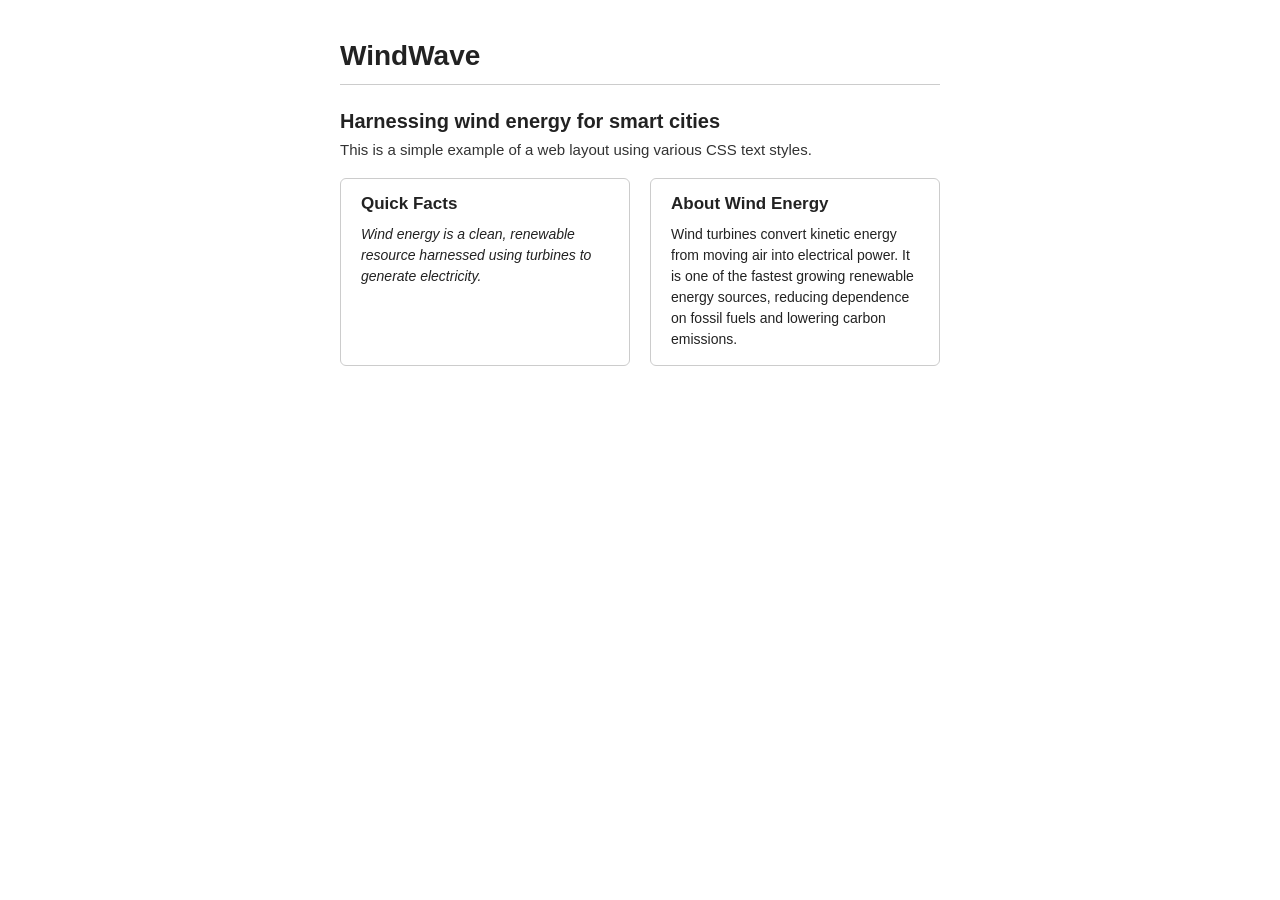
<file: prac 4.html>
<!DOCTYPE html> 
<html lang="en"> 
<head> 
<meta charset="UTF-8"> 
<title>CSS Text Styles and Layouts</title> 
<style> 
  body { 
    font-family: Arial, Helvetica, sans-serif; 
    background: #fff; 
    color: #222; 
    max-width: 600px; 
    margin: 40px auto; 
    padding: 0 20px; 
  } 
  h1 { 
    font-size: 28px; 
    margin-bottom: 8px; 
    border-bottom: 1px solid #ccc; 
    padding-bottom: 12px; 
  } 
  h2 { 
    font-size: 20px; 
    margin-top: 25px; 
    margin-bottom: 8px; 
  } 
  p.intro { 
    font-size: 15px; 
    color: #333; 
    margin-top: 0; 
  } 
  .layout { 
    display: flex; 
    gap: 20px; 
    margin-top: 20px; 
  } 
  .box { 
    flex: 1; 
    border: 1px solid #ccc; 
    border-radius: 6px; 
    padding: 15px 20px; 
  } 
  .box h3 { 
    margin-top: 0; 
    margin-bottom: 10px; 
    font-size: 17px; 
  } 
  .sidebar p { 
    font-style: italic; 
    font-size: 14px; 
    line-height: 1.5; 
    margin: 0; 
  } 
  .main-content p { 
25  
    text-transform: uppercase; 
    font-size: 14px; 
    line-height: 1.5; 
    margin: 0; 
  } 
</style> 
</head> 
<body> 
 
  <h1>WindWave</h1> 
 
  <h2>Harnessing wind energy for smart cities</h2> 
  <p class="intro">This is a simple example of a web layout using various CSS text styles.</p> 
 
  <div class="layout"> 
    <div class="box sidebar"> 
      <h3>Quick Facts</h3> 
      <p>Wind energy is a clean, renewable resource harnessed using turbines to generate electricity.</p> 
    </div> 
    <div class="box main-content"> 
      <h3>About Wind Energy</h3> 
      <p>Wind turbines convert kinetic energy from moving air into electrical power. It is one of the fastest 
growing renewable energy sources, reducing dependence on fossil fuels and lowering carbon 
emissions.</p> 
    </div> 
  </div> 
 
</body> 
</html>
</file>
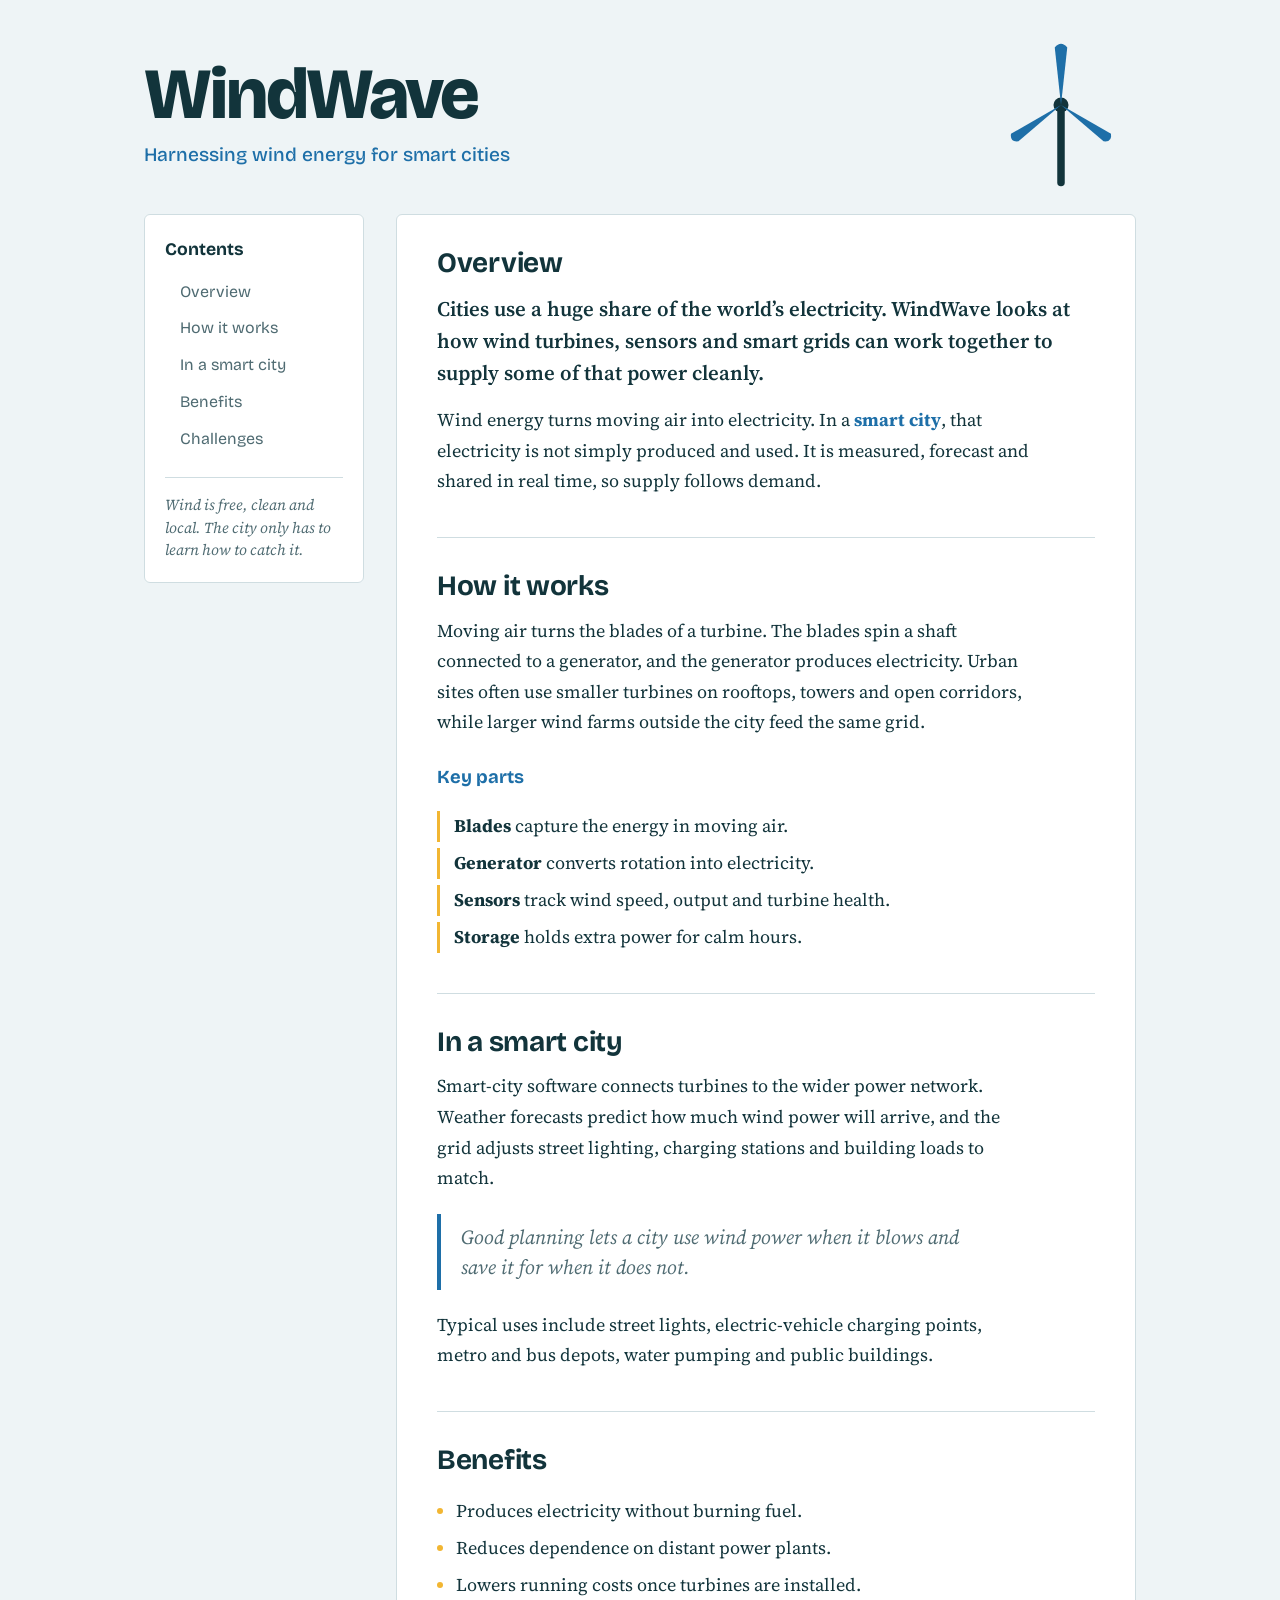
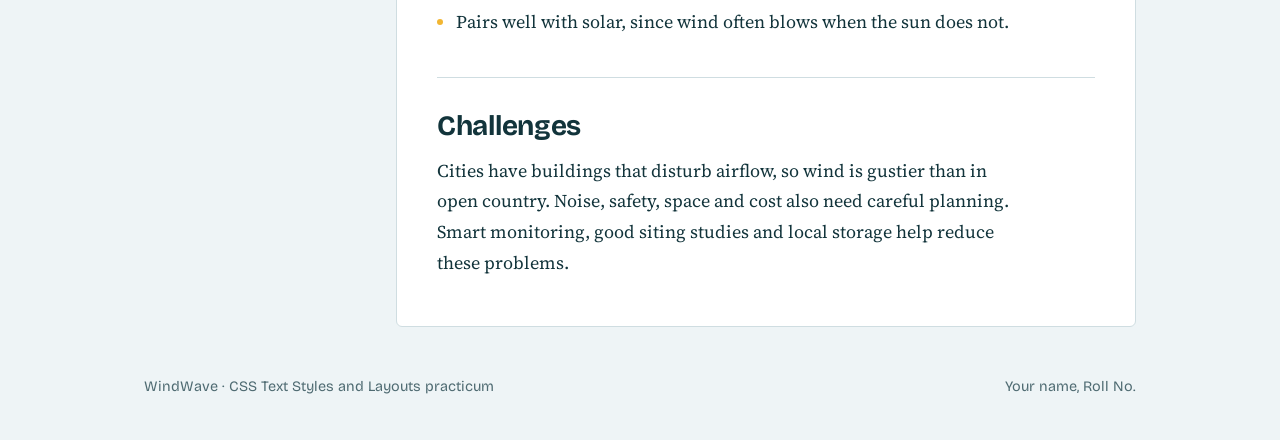
<file: windwave-smartcity.html>
<!DOCTYPE html>
<html lang="en">
<head>
  <meta charset="UTF-8">
  <meta name="viewport" content="width=device-width, initial-scale=1">
  <title>WindWave – Harnessing Wind Energy for Smart Cities</title>
  <meta name="description" content="WindWave: how wind energy can power smart cities. A CSS text styles and layouts practicum project.">
  <link rel="preconnect" href="https://fonts.googleapis.com">
  <link rel="preconnect" href="https://fonts.gstatic.com" crossorigin>
  <link href="https://fonts.googleapis.com/css2?family=Bricolage+Grotesque:wght@500;700;800&family=Source+Serif+4:ital,wght@0,400;0,600;1,400&display=swap" rel="stylesheet">
  <link rel="stylesheet" href="windwave-smartcity.css">
</head>
<body>
  <header class="site-header">
    <div class="header-text">
      <h1>WindWave</h1>
      <p class="tagline">Harnessing wind energy for smart cities</p>
    </div>
    <svg class="turbine" viewBox="0 0 120 120" role="img" aria-label="Spinning wind turbine">
      <rect x="57" y="55" width="6" height="62" rx="3" fill="#12343B"/>
      <g class="blades">
        <circle cx="60" cy="52" r="6" fill="#12343B"/>
        <path d="M60 52 L55 6 Q60 0 65 6 Z" fill="#1E6FA8"/>
        <path d="M60 52 L100 75 Q101 82 94 81 Z" fill="#1E6FA8"/>
        <path d="M60 52 L20 75 Q19 82 26 81 Z" fill="#1E6FA8"/>
      </g>
    </svg>
  </header>

  <div class="layout">
    <aside class="sidebar">
      <nav aria-label="Page sections">
        <h2>Contents</h2>
        <ul>
          <li><a href="#overview">Overview</a></li>
          <li><a href="#how-it-works">How it works</a></li>
          <li><a href="#smart-cities">In a smart city</a></li>
          <li><a href="#benefits">Benefits</a></li>
          <li><a href="#challenges">Challenges</a></li>
        </ul>
      </nav>
      <p class="side-note"><em>Wind is free, clean and local. The city only has to learn how to catch it.</em></p>
    </aside>

    <main>
      <section id="overview">
        <h2>Overview</h2>
        <p class="lead">Cities use a huge share of the world’s electricity. WindWave looks at how wind turbines, sensors and smart grids can work together to supply some of that power cleanly.</p>
        <p>Wind energy turns moving air into electricity. In a <strong>smart city</strong>, that electricity is not simply produced and used. It is measured, forecast and shared in real time, so supply follows demand.</p>
      </section>

      <section id="how-it-works">
        <h2>How it works</h2>
        <p>Moving air turns the blades of a turbine. The blades spin a shaft connected to a generator, and the generator produces electricity. Urban sites often use smaller turbines on rooftops, towers and open corridors, while larger wind farms outside the city feed the same grid.</p>
        <h3>Key parts</h3>
        <ul class="parts">
          <li><b>Blades</b> capture the energy in moving air.</li>
          <li><b>Generator</b> converts rotation into electricity.</li>
          <li><b>Sensors</b> track wind speed, output and turbine health.</li>
          <li><b>Storage</b> holds extra power for calm hours.</li>
        </ul>
      </section>

      <section id="smart-cities">
        <h2>In a smart city</h2>
        <p>Smart-city software connects turbines to the wider power network. Weather forecasts predict how much wind power will arrive, and the grid adjusts street lighting, charging stations and building loads to match.</p>
        <blockquote>Good planning lets a city use wind power when it blows and save it for when it does not.</blockquote>
        <p>Typical uses include street lights, electric-vehicle charging points, metro and bus depots, water pumping and public buildings.</p>
      </section>

      <section id="benefits">
        <h2>Benefits</h2>
        <ul>
          <li>Produces electricity without burning fuel.</li>
          <li>Reduces dependence on distant power plants.</li>
          <li>Lowers running costs once turbines are installed.</li>
          <li>Pairs well with solar, since wind often blows when the sun does not.</li>
        </ul>
      </section>

      <section id="challenges">
        <h2>Challenges</h2>
        <p>Cities have buildings that disturb airflow, so wind is gustier than in open country. Noise, safety, space and cost also need careful planning. Smart monitoring, good siting studies and local storage help reduce these problems.</p>
      </section>
    </main>
  </div>

  <footer class="site-footer">
    <span>WindWave · CSS Text Styles and Layouts practicum</span>
    <span>Your name, Roll No.</span>
  </footer>
</body>
</html>
</file>
<file: windwave-smartcity.css>
/* WindWave – CSS text styles and layouts */
:root {
  --paper: #EEF4F6;
  --card: #FFFFFF;
  --ink: #12343B;
  --muted: #4F6B72;
  --blue: #1E6FA8;
  --gust: #F2B632;
  --line: #CFDDE1;
  --heading: "Bricolage Grotesque", "Segoe UI", Arial, sans-serif;
  --body: "Source Serif 4", Georgia, "Times New Roman", serif;
}

* { box-sizing: border-box; }

body {
  margin: 0;
  background: var(--paper);
  color: var(--ink);
  font-family: var(--body);
  font-size: 1.125rem;
  line-height: 1.7;
}

/* ---------- Header: text styles ---------- */
.site-header {
  max-width: 1040px;
  margin: 0 auto;
  padding: 2.5rem 1.5rem 1.5rem;
  display: flex;
  align-items: center;
  justify-content: space-between;
  gap: 1rem;
}
.site-header h1 {
  margin: 0;
  font-family: var(--heading);
  font-weight: 800;
  font-size: clamp(2.6rem, 8vw, 4.5rem);
  letter-spacing: -0.03em;
  line-height: 1;
  color: var(--ink);
}
.tagline {
  margin: 0.6rem 0 0;
  font-family: var(--heading);
  font-weight: 500;
  font-size: 1.2rem;
  color: var(--blue);
}
.turbine { width: clamp(90px, 18vw, 150px); flex: none; }
.blades { transform-origin: 60px 52px; animation: spin 8s linear infinite; }
@keyframes spin { to { transform: rotate(360deg); } }

/* ---------- Layout: sidebar + main (CSS Grid) ---------- */
.layout {
  max-width: 1040px;
  margin: 0 auto;
  padding: 0 1.5rem 2rem;
  display: grid;
  grid-template-columns: 220px 1fr;
  gap: 2rem;
  align-items: start;
}

.sidebar {
  position: sticky;
  top: 1rem;
  background: var(--card);
  border: 1px solid var(--line);
  border-radius: 6px;
  padding: 1.25rem;
}
.sidebar h2 {
  margin: 0 0 0.5rem;
  font-family: var(--heading);
  font-size: 1.1rem;
}
.sidebar ul { list-style: none; margin: 0; padding: 0; }
.sidebar a {
  display: block;
  padding: 0.3rem 0 0.3rem 0.75rem;
  border-left: 3px solid transparent;
  font-family: var(--heading);
  font-size: 1rem;
  color: var(--muted);
  text-decoration: none;
}
.sidebar a:hover { color: var(--ink); border-left-color: var(--gust); }
.side-note {
  margin: 1.25rem 0 0;
  padding-top: 1rem;
  border-top: 1px solid var(--line);
  font-size: 0.95rem;
  line-height: 1.5;
  color: var(--muted);
}

main {
  background: var(--card);
  border: 1px solid var(--line);
  border-radius: 6px;
  padding: 2rem clamp(1.25rem, 4vw, 2.5rem);
}
main section + section {
  margin-top: 2.5rem;
  padding-top: 2rem;
  border-top: 1px solid var(--line);
}
main h2 {
  margin: 0 0 0.75rem;
  font-family: var(--heading);
  font-weight: 700;
  font-size: 1.75rem;
  letter-spacing: -0.01em;
  line-height: 1.2;
}
main h3 {
  margin: 1.5rem 0 0.4rem;
  font-family: var(--heading);
  font-size: 1.15rem;
  color: var(--blue);
}
main p { margin: 0 0 1rem; max-width: 66ch; }
.lead { font-size: 1.3rem; line-height: 1.55; font-weight: 600; }
strong { color: var(--blue); }

main ul { padding-left: 1.2rem; max-width: 66ch; }
main li { margin-bottom: 0.4rem; }
main li::marker { color: var(--gust); }
.parts { list-style: none; padding: 0; }
.parts li { padding-left: 0.9rem; border-left: 3px solid var(--gust); }

blockquote {
  margin: 1.25rem 0;
  padding: 0.5rem 0 0.5rem 1.25rem;
  border-left: 4px solid var(--blue);
  font-style: italic;
  font-size: 1.25rem;
  line-height: 1.5;
  color: var(--muted);
  max-width: 56ch;
}

/* ---------- Footer ---------- */
.site-footer {
  max-width: 1040px;
  margin: 0 auto;
  padding: 1rem 1.5rem 2.5rem;
  display: flex;
  justify-content: space-between;
  flex-wrap: wrap;
  gap: 0.5rem;
  font-family: var(--heading);
  font-size: 0.9rem;
  color: var(--muted);
}

/* ---------- Accessibility & responsive ---------- */
a:focus-visible { outline: 3px solid var(--blue); outline-offset: 2px; }
html { scroll-behavior: smooth; }
section { scroll-margin-top: 1rem; }

@media (max-width: 760px) {
  .layout { grid-template-columns: 1fr; }
  .sidebar { position: static; }
  .sidebar ul { display: flex; flex-wrap: wrap; gap: 0 1rem; }
  .side-note { display: none; }
}
@media (prefers-reduced-motion: reduce) {
  .blades { animation: none; }
  html { scroll-behavior: auto; }
}
</file>
